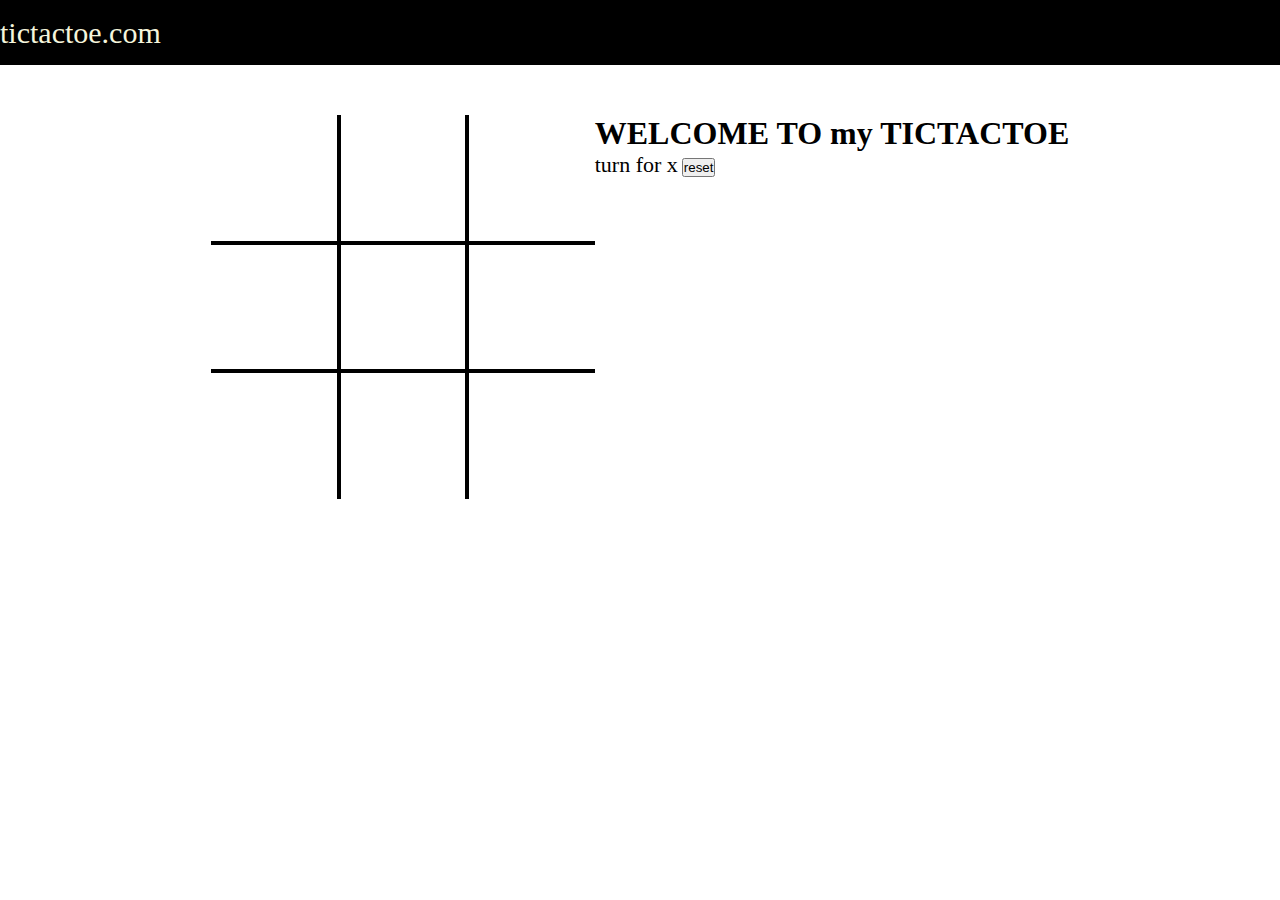
<file: tic tac toe/index.html>
<!DOCTYPE html>
<html lang="en">

<head>
    <meta charset="UTF-8">
    <meta http-equiv="X-UA-Compatible" content="IE=edge">
    <meta name="viewport" content="width=device-width, initial-scale=1.0">
    <title>TIC TAC TOE</title>
    <link rel="stylesheet" href="style.css">
</head>

<body>
    <nav>
        <ul>
            <li>tictactoe.com</li>
        </ul>
    </nav>

    <div class="gameContainer">
        <div class="container">
            <div class="box bt-0 bl-0"><span class="boxtext"></span></div>
            <div class="box bt-0"><span class="boxtext"></span></div>
            <div class="box bt-0 br-0"><span class="boxtext"></span></div>
            <div class="box bl-0"><span class="boxtext"></span></div>
            <div class="box"><span class="boxtext"></span></div>
            <div class="box br-0"><span class="boxtext"></span></div>
            <div class="box bb-0 bl-0"><span class="boxtext"></span></div>
            <div class="box bb-0"><span class="boxtext"></span></div>
            <div class="box br-0 bb-0"><span class="boxtext"></span></div>
        </div>
        <div class="Gameinfo">
            <h1>WELCOME TO my TICTACTOE</h1>
            <div>
                <span class="info">turn for x</span>
                <button id="reset">reset</button>
            </div>
            <div class="imgbox">
                <img src="1.gif">
            </div>
        </div>
        <script src="script.js"></script>
</body>

</html>
</file>
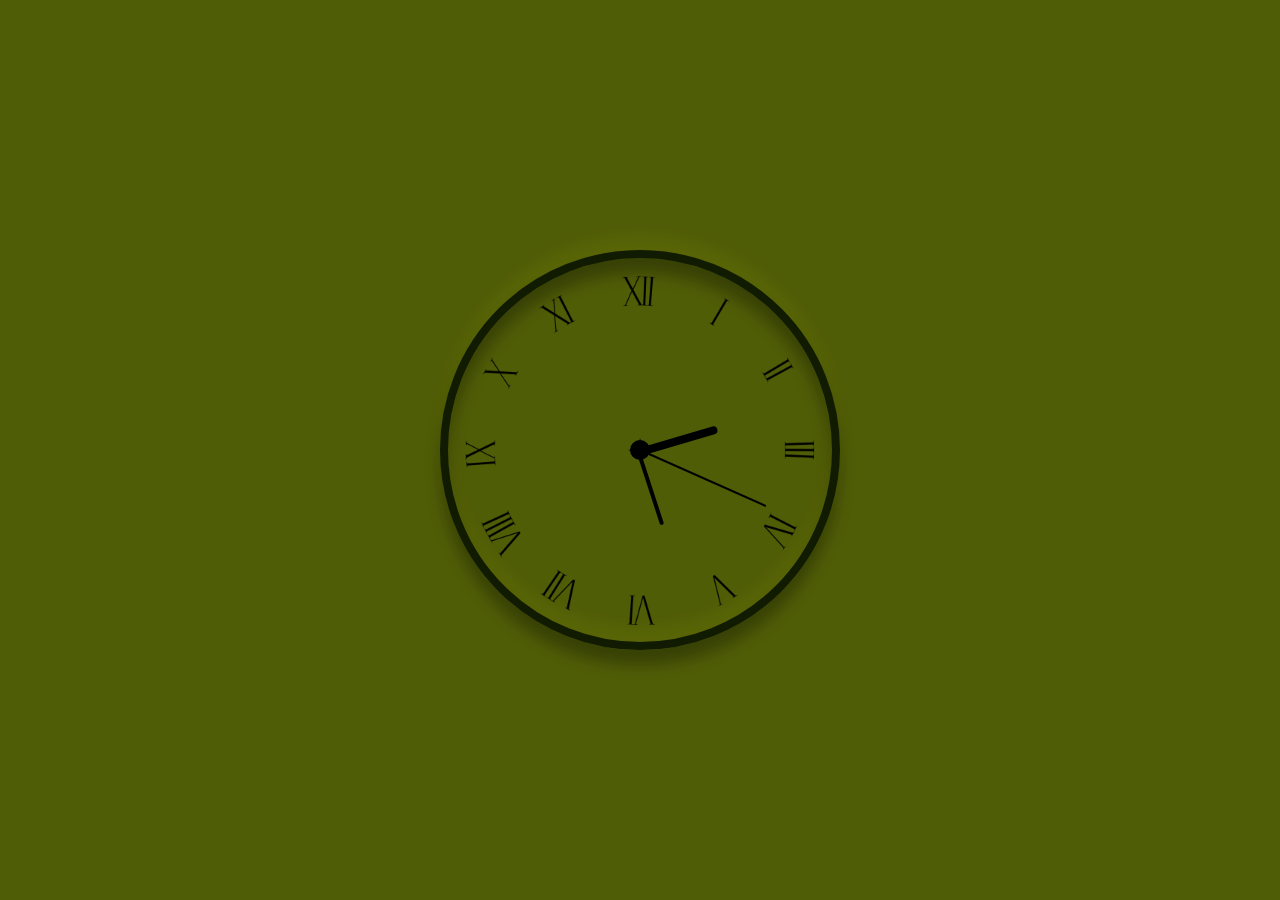
<file: clock/clock.html>
<!DOCTYPE html>
<html lang="en">

<head>
    <meta charset="UTF-8">
    <meta http-equiv="X-UA-Compatible" content="IE=edge">
    <meta name="viewport" content="width=device-width, initial-scale=1.0">
    <title>clock</title>
    <link rel="stylesheet" href="clock.css">
</head>

<body>
    <div class="clock">
        <div class="hour">
            <div class="hr" id="hr"></div>
        </div>
        <div class="min">
            <div class="mn" id="mn"></div>
        </div>
        <div class="sec">
            <div class="sc" id="sc"></div>
        </div>
    </div>
    <script type="text/javascript">
        const deg = 6;
        const hr = document.querySelector('#hr');
        const mn = document.querySelector('#mn');
        const sc = document.querySelector('#sc');
    
        setInterval(() => {
            
        let day = new Date();
        let hh = day.getHours() * 30;
        let mm = day.getMinutes() * deg;
        let ss = day.getSeconds() * deg;

        hr.style.transform = `rotateZ(${(hh)+(mm/12)}deg)`;
        mn.style.transform = `rotateZ(${mm}deg)`;
        sc.style.transform = `rotateZ(${ss}deg)`;

        })
    </script>
</body>

</html>
</file>
<file: tic tac toe/style.css>
*{
    margin: 0;
    padding: 0;
}
nav{
    background-color: black;
    color: beige;
    height: 65px;
    font-size: 30px;
    display: flex;
    align-items: center;
    padding: 0;
    font-family: 'Moon Dance', cursive;
}
nav ul{
    list-style-type: none;
}
.gameContainer{
    
    display: flex;
    justify-content: center;
    margin-top: 50px;
}
.container{
    display: grid;
    grid-template-rows: repeat(3, 10vw);
    grid-template-columns: repeat(3, 10vw);
    font-family: 'moon dance', cursive;
}
.box{
    border: 2px solid black;
    font-size: 8vw;
    cursor: pointer;
    display: flex;
    justify-content: center;
    align-items: center;
}

.box:hover{
    background-color: rgb(175, 221, 238);
}
.info {
    font-size: 22px;
}
.Gameinfo{
    font-family: 'Baloo Bhaina 2', cursive;
}
.imgbox img{
      width: 0;
      transition: width is ease-in-out;
}
.br-0{
    border-right: 0;
}
.bl-0{
    border-left: 0;
}
.bt-0{
    border-top: 0;
}
.bb-0{
border-bottom: 0;
}
</file>
<file: clock/clock.css>
* {
    margin: 0;
    padding: 0;
    box-sizing: border-box;
}

body {
    display: flex;
    justify-content: center;
    align-items: center;
    min-height: 100vh;
    background-color: rgb(80, 93, 7);
}

.clock {
    width: 400px;
    height: 400px;
    display: flex;
    justify-content: center;
    align-items: center;
    background: url(clock.png);
    background-size: cover;
    border: 8px solid rgb(16, 27, 1);
    border-radius: 50%;
    box-shadow: 0 -15px 15px rgba(255, 255, 0, 0.05),
        inset 0 -15px 15px rgba(255, 255, 0, 0.05),
        0 15px 15px rgba(0, 0, 0, 0.3),
        inset 0 15px 15px rgba(0, 0, 0, 0.3);
}

.clock:before {
    content: '';
    position: absolute;
    width: 20px;
    height: 20px;
    background: black;
    border-radius: 50%;
    z-index: 10000;
}

.clock .hour,
.clock .min,
.clock .sec {
    position: absolute;
}

.clock .hour .hr {
    width: 160px;
    height: 160px;
}

.clock .min .mn {
    width: 150px;
    height: 200px;
}

.clock .sec .sc {
    width: 130px;
    height: 230px;
}

.hr .mn .sc
{
    display: flex;
    justify-content: center;
    /* align-items: center; */
    position: absolute;
    border-radius: 50%;
}
.hr:before
{
    content: '';
    align-items: center;
    position: absolute;
    width: 8px;
    height: 80px;
    background: black;
    z-index: 10;
    border-radius: 6px 6px 0 0;
    top:0%;
    left: 49%;
}
.mn:before
{
    content: '';
    align-items: center;
    position: absolute;
    width: 4px;
    height: 74px;
    background: black;
    z-index: 11;
    border-radius: 6px 6px 0 0;
    top:11%;
    left: 50%;
}
.sc:before
{
    content: '';
    align-items: center;
    position: absolute;
    width: 2px;
    height: 138px;
    background: black;
    z-index: 11;
    border-radius: 6px 6px 0 0;
    top:-10%;
    left: 49%;
}
</file>
